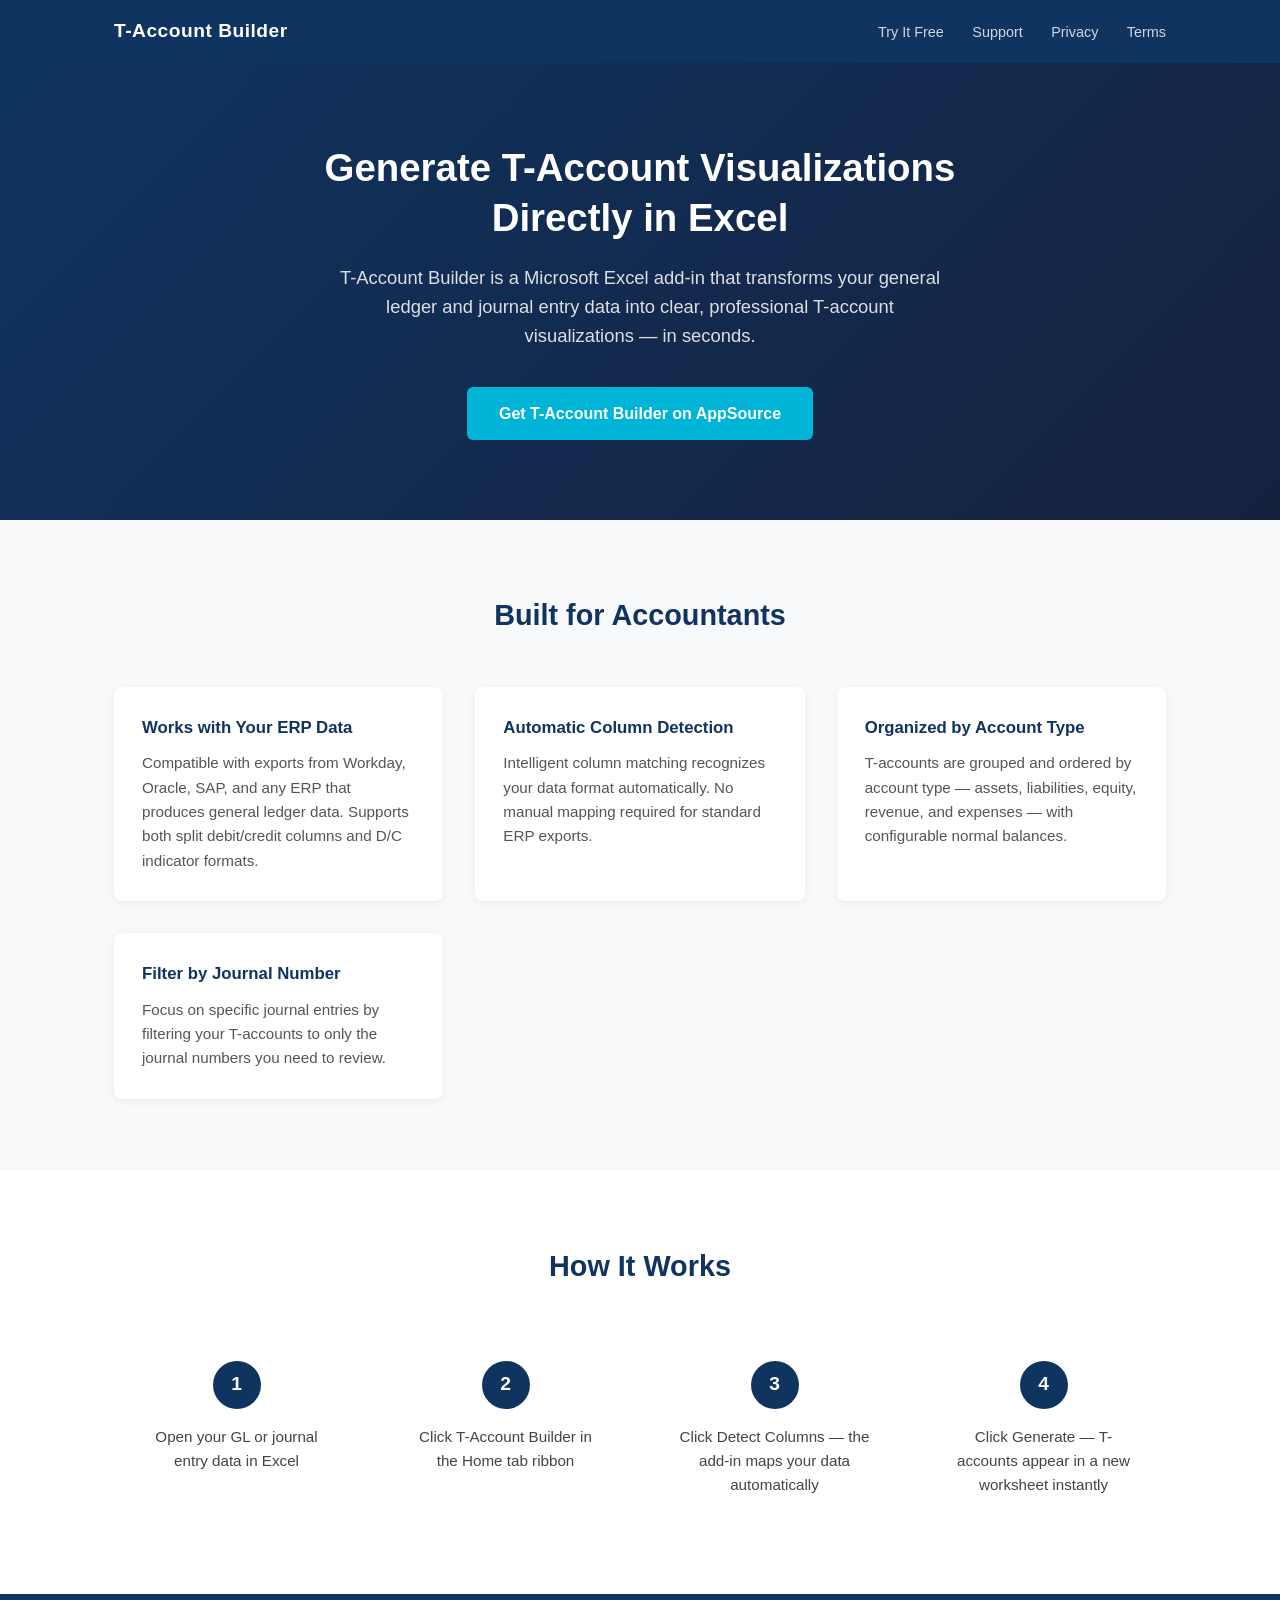
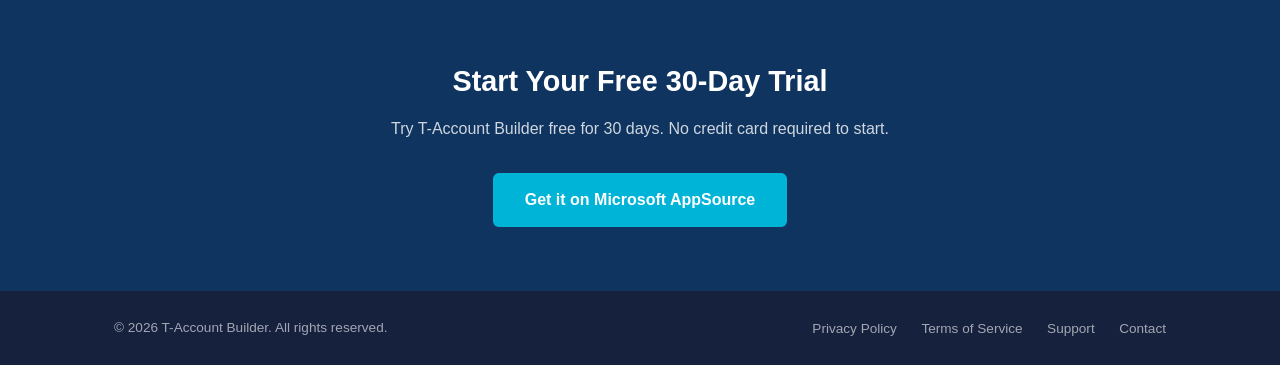
<file: index.html>
<!DOCTYPE html>
<html lang="en">
<head>
    <meta charset="UTF-8">
    <meta name="viewport" content="width=device-width, initial-scale=1.0">
    <title>T-Account Builder — Generate T-Account Visualizations from Your GL Data</title>
    <meta name="description" content="T-Account Builder is a Microsoft Excel add-in that transforms general ledger and journal entry data into clear T-account visualizations instantly.">
    <link rel="stylesheet" href="style.css">
</head>
<body>

    <nav>
        <div class="nav-container">
            <span class="logo">T-Account Builder</span>
            <div class="nav-links">
                <a href="app.html">Try It Free</a>
                <a href="support.html">Support</a>
                <a href="privacy.html">Privacy</a>
                <a href="terms.html">Terms</a>
            </div>
        </div>
    </nav>

    <section class="hero">
        <div class="container">
            <h1>Generate T-Account Visualizations Directly in Excel</h1>
            <p class="subtitle">T-Account Builder is a Microsoft Excel add-in that transforms your general ledger and journal entry data into clear, professional T-account visualizations — in seconds.</p>
            <a href="#" class="cta-button">Get T-Account Builder on AppSource</a>
        </div>
    </section>

    <section class="features">
        <div class="container">
            <h2>Built for Accountants</h2>
            <div class="feature-grid">
                <div class="feature">
                    <h3>Works with Your ERP Data</h3>
                    <p>Compatible with exports from Workday, Oracle, SAP, and any ERP that produces general ledger data. Supports both split debit/credit columns and D/C indicator formats.</p>
                </div>
                <div class="feature">
                    <h3>Automatic Column Detection</h3>
                    <p>Intelligent column matching recognizes your data format automatically. No manual mapping required for standard ERP exports.</p>
                </div>
                <div class="feature">
                    <h3>Organized by Account Type</h3>
                    <p>T-accounts are grouped and ordered by account type — assets, liabilities, equity, revenue, and expenses — with configurable normal balances.</p>
                </div>
                <div class="feature">
                    <h3>Filter by Journal Number</h3>
                    <p>Focus on specific journal entries by filtering your T-accounts to only the journal numbers you need to review.</p>
                </div>
            </div>
        </div>
    </section>

    <section class="how-it-works">
        <div class="container">
            <h2>How It Works</h2>
            <div class="steps">
                <div class="step">
                    <div class="step-number">1</div>
                    <p>Open your GL or journal entry data in Excel</p>
                </div>
                <div class="step">
                    <div class="step-number">2</div>
                    <p>Click T-Account Builder in the Home tab ribbon</p>
                </div>
                <div class="step">
                    <div class="step-number">3</div>
                    <p>Click Detect Columns — the add-in maps your data automatically</p>
                </div>
                <div class="step">
                    <div class="step-number">4</div>
                    <p>Click Generate — T-accounts appear in a new worksheet instantly</p>
                </div>
            </div>
        </div>
    </section>

    <section class="cta-section">
        <div class="container">
            <h2>Start Your Free 30-Day Trial</h2>
            <p>Try T-Account Builder free for 30 days. No credit card required to start.</p>
            <a href="#" class="cta-button">Get it on Microsoft AppSource</a>
        </div>
    </section>

    <footer>
        <div class="container">
            <p>&copy; 2026 T-Account Builder. All rights reserved.</p>
            <div class="footer-links">
                <a href="privacy.html">Privacy Policy</a>
                <a href="terms.html">Terms of Service</a>
                <a href="support.html">Support</a>
                <a href="mailto:tacctbuilder@gmail.com">Contact</a>
            </div>
        </div>
    </footer>

</body>
</html>
</file>
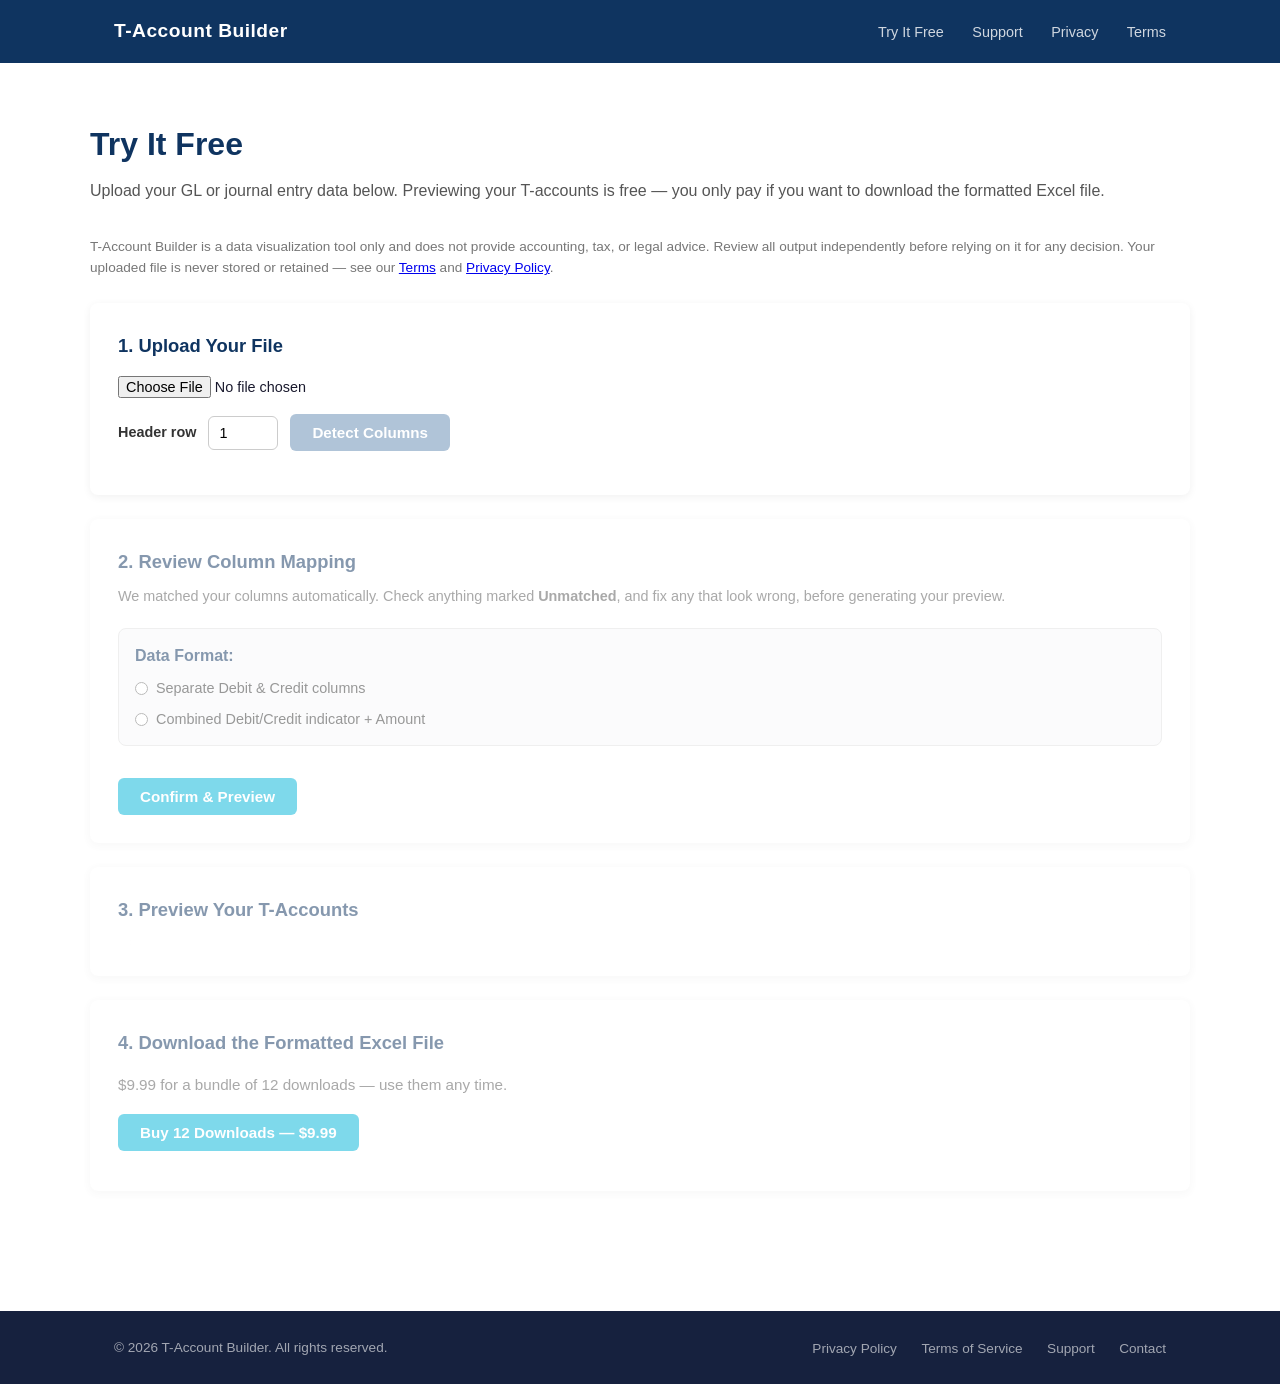
<file: app.html>
<!DOCTYPE html>
<html lang="en">
<head>
    <meta charset="UTF-8">
    <meta name="viewport" content="width=device-width, initial-scale=1.0">
    <title>Try It Free — T-Account Builder</title>
    <meta name="description" content="Upload your GL or journal entry data and see T-account visualizations instantly in your browser. Free preview, pay only to download the formatted Excel file.">
    <link rel="stylesheet" href="style.css">
    <link rel="stylesheet" href="app.css">
</head>
<body>

    <nav>
        <div class="nav-container">
            <span class="logo"><a href="index.html" style="color:white;text-decoration:none;">T-Account Builder</a></span>
            <div class="nav-links">
                <a href="app.html">Try It Free</a>
                <a href="support.html">Support</a>
                <a href="privacy.html">Privacy</a>
                <a href="terms.html">Terms</a>
            </div>
        </div>
    </nav>

    <div class="container app-section">
        <h1>Try It Free</h1>
        <p class="subtitle">Upload your GL or journal entry data below. Previewing your T-accounts is free — you only pay if you want to download the formatted Excel file.</p>
        <p style="font-size:0.85rem;color:#777;margin-top:-8px;margin-bottom:24px;">
            T-Account Builder is a data visualization tool only and does not provide accounting, tax, or legal advice. Review all output independently before relying on it for any decision. Your uploaded file is never stored or retained — see our <a href="terms.html">Terms</a> and <a href="privacy.html">Privacy Policy</a>.
        </p>

        <div class="step-card">
            <h2>1. Upload Your File</h2>
            <div class="field-row">
                <input type="file" id="file-input" accept=".csv,.xlsx,.xls">
            </div>
            <div class="field-row">
                <label for="header-row">Header row</label>
                <input type="number" id="header-row" value="1" min="1">
                <button class="btn" id="detect-columns-btn" disabled>Detect Columns</button>
            </div>
            <div class="status-message" id="upload-status"></div>
        </div>

        <div class="step-card is-disabled" id="mapping-card">
            <h2>2. Review Column Mapping</h2>
            <p class="mapping-hint">We matched your columns automatically. Check anything marked <strong>Unmatched</strong>, and fix any that look wrong, before generating your preview.</p>

            <div class="format-toggle">
                <label class="toggle-label">Data Format:</label>
                <div class="toggle-options">
                    <label class="toggle-option">
                        <input type="radio" name="format-type" value="separate" id="format-separate" />
                        <span>Separate Debit &amp; Credit columns</span>
                    </label>
                    <label class="toggle-option">
                        <input type="radio" name="format-type" value="combined" id="format-combined" />
                        <span>Combined Debit/Credit indicator + Amount</span>
                    </label>
                </div>
            </div>

            <div id="mapping-fields" class="mapping-fields-grid"></div>

            <div class="status-message" id="mapping-status"></div>
            <button class="btn" id="confirm-mapping-btn">Confirm &amp; Preview</button>
        </div>

        <div class="step-card is-disabled" id="preview-card">
            <h2>3. Preview Your T-Accounts</h2>
            <div class="status-message" id="preview-status"></div>
            <div class="t-account-preview" id="t-account-preview"></div>
        </div>

        <div class="step-card is-disabled" id="download-card">
            <h2>4. Download the Formatted Excel File</h2>
            <p style="margin-bottom:16px;color:#555;font-size:0.95rem;">
                $9.99 for a bundle of 12 downloads — use them any time.
            </p>
            <button class="btn" id="buy-btn">Buy 12 Downloads — $9.99</button>
            <button class="btn" id="download-btn" style="display:none;">Download Excel</button>
            <span class="credits-badge" id="credits-badge" style="display:none;"></span>
            <div class="status-message" id="download-status"></div>
        </div>
    </div>

    <footer>
        <div class="container">
            <p>&copy; 2026 T-Account Builder. All rights reserved.</p>
            <div class="footer-links">
                <a href="privacy.html">Privacy Policy</a>
                <a href="terms.html">Terms of Service</a>
                <a href="support.html">Support</a>
                <a href="mailto:tacctbuilder@gmail.com">Contact</a>
            </div>
        </div>
    </footer>

    <script src="vendor/xlsx.full.min.js"></script>
    <script src="app.js"></script>
</body>
</html>
</file>
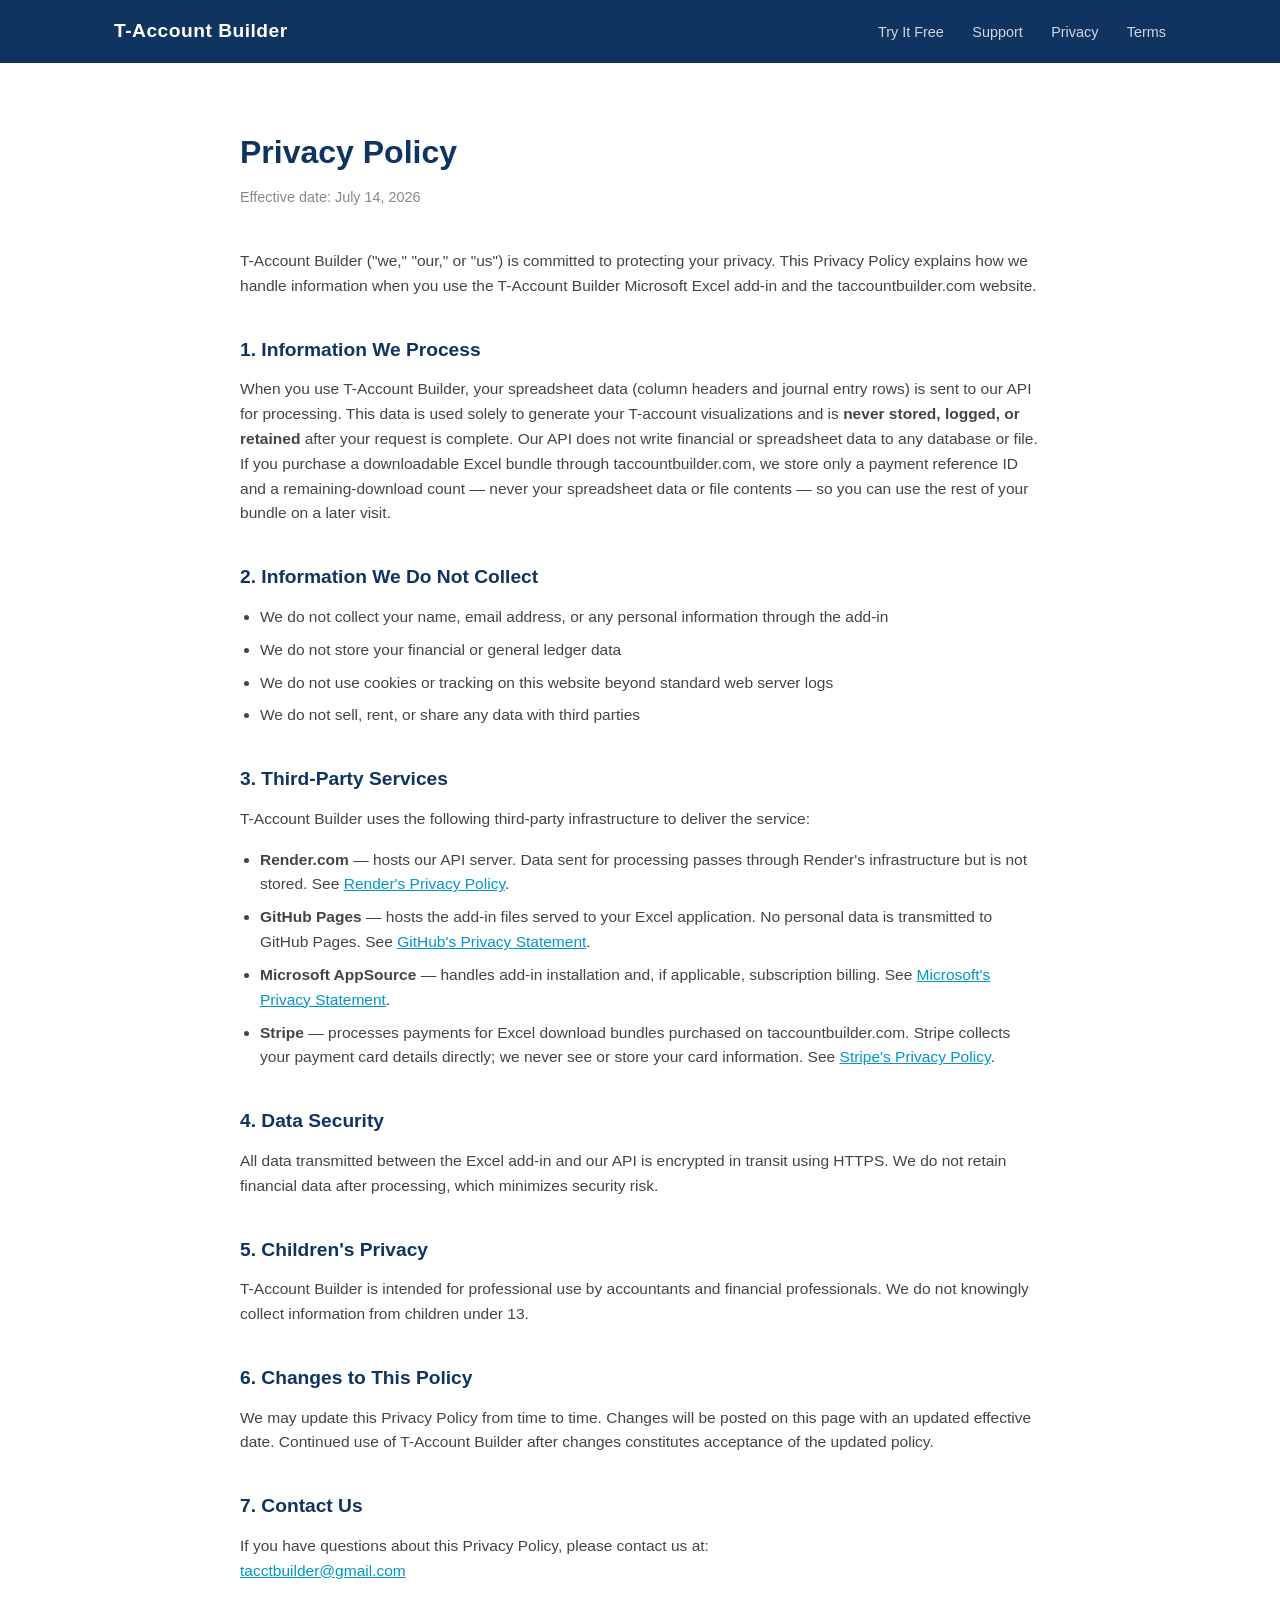
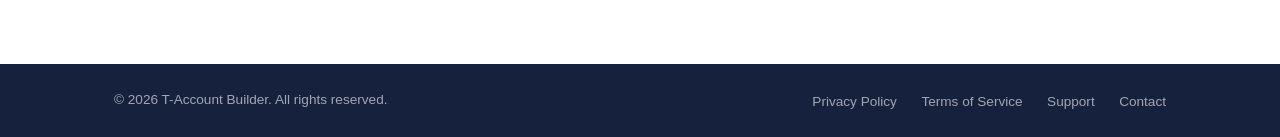
<file: privacy.html>
<!DOCTYPE html>
<html lang="en">
<head>
    <meta charset="UTF-8">
    <meta name="viewport" content="width=device-width, initial-scale=1.0">
    <title>Privacy Policy — T-Account Builder</title>
    <link rel="stylesheet" href="style.css">
</head>
<body>

    <nav>
        <div class="nav-container">
            <span class="logo"><a href="index.html" style="color:white;text-decoration:none;">T-Account Builder</a></span>
            <div class="nav-links">
                <a href="app.html">Try It Free</a>
                <a href="support.html">Support</a>
                <a href="privacy.html">Privacy</a>
                <a href="terms.html">Terms</a>
            </div>
        </div>
    </nav>

    <div class="container">
        <div class="page-content">
            <h1>Privacy Policy</h1>
            <p class="updated">Effective date: July 14, 2026</p>

            <p>T-Account Builder ("we," "our," or "us") is committed to protecting your privacy. This Privacy Policy explains how we handle information when you use the T-Account Builder Microsoft Excel add-in and the taccountbuilder.com website.</p>

            <h2>1. Information We Process</h2>
            <p>When you use T-Account Builder, your spreadsheet data (column headers and journal entry rows) is sent to our API for processing. This data is used solely to generate your T-account visualizations and is <strong>never stored, logged, or retained</strong> after your request is complete. Our API does not write financial or spreadsheet data to any database or file. If you purchase a downloadable Excel bundle through taccountbuilder.com, we store only a payment reference ID and a remaining-download count — never your spreadsheet data or file contents — so you can use the rest of your bundle on a later visit.</p>

            <h2>2. Information We Do Not Collect</h2>
            <ul>
                <li>We do not collect your name, email address, or any personal information through the add-in</li>
                <li>We do not store your financial or general ledger data</li>
                <li>We do not use cookies or tracking on this website beyond standard web server logs</li>
                <li>We do not sell, rent, or share any data with third parties</li>
            </ul>

            <h2>3. Third-Party Services</h2>
            <p>T-Account Builder uses the following third-party infrastructure to deliver the service:</p>
            <ul>
                <li><strong>Render.com</strong> — hosts our API server. Data sent for processing passes through Render's infrastructure but is not stored. See <a href="https://render.com/privacy" target="_blank">Render's Privacy Policy</a>.</li>
                <li><strong>GitHub Pages</strong> — hosts the add-in files served to your Excel application. No personal data is transmitted to GitHub Pages. See <a href="https://docs.github.com/en/site-policy/privacy-policies/github-general-privacy-statement" target="_blank">GitHub's Privacy Statement</a>.</li>
                <li><strong>Microsoft AppSource</strong> — handles add-in installation and, if applicable, subscription billing. See <a href="https://privacy.microsoft.com" target="_blank">Microsoft's Privacy Statement</a>.</li>
                <li><strong>Stripe</strong> — processes payments for Excel download bundles purchased on taccountbuilder.com. Stripe collects your payment card details directly; we never see or store your card information. See <a href="https://stripe.com/privacy" target="_blank">Stripe's Privacy Policy</a>.</li>
            </ul>

            <h2>4. Data Security</h2>
            <p>All data transmitted between the Excel add-in and our API is encrypted in transit using HTTPS. We do not retain financial data after processing, which minimizes security risk.</p>

            <h2>5. Children's Privacy</h2>
            <p>T-Account Builder is intended for professional use by accountants and financial professionals. We do not knowingly collect information from children under 13.</p>

            <h2>6. Changes to This Policy</h2>
            <p>We may update this Privacy Policy from time to time. Changes will be posted on this page with an updated effective date. Continued use of T-Account Builder after changes constitutes acceptance of the updated policy.</p>

            <h2>7. Contact Us</h2>
            <p>If you have questions about this Privacy Policy, please contact us at:<br>
            <a href="mailto:tacctbuilder@gmail.com">tacctbuilder@gmail.com</a></p>
        </div>
    </div>

    <footer>
        <div class="container">
            <p>&copy; 2026 T-Account Builder. All rights reserved.</p>
            <div class="footer-links">
                <a href="privacy.html">Privacy Policy</a>
                <a href="terms.html">Terms of Service</a>
                <a href="support.html">Support</a>
                <a href="mailto:tacctbuilder@gmail.com">Contact</a>
            </div>
        </div>
    </footer>

</body>
</html>
</file>
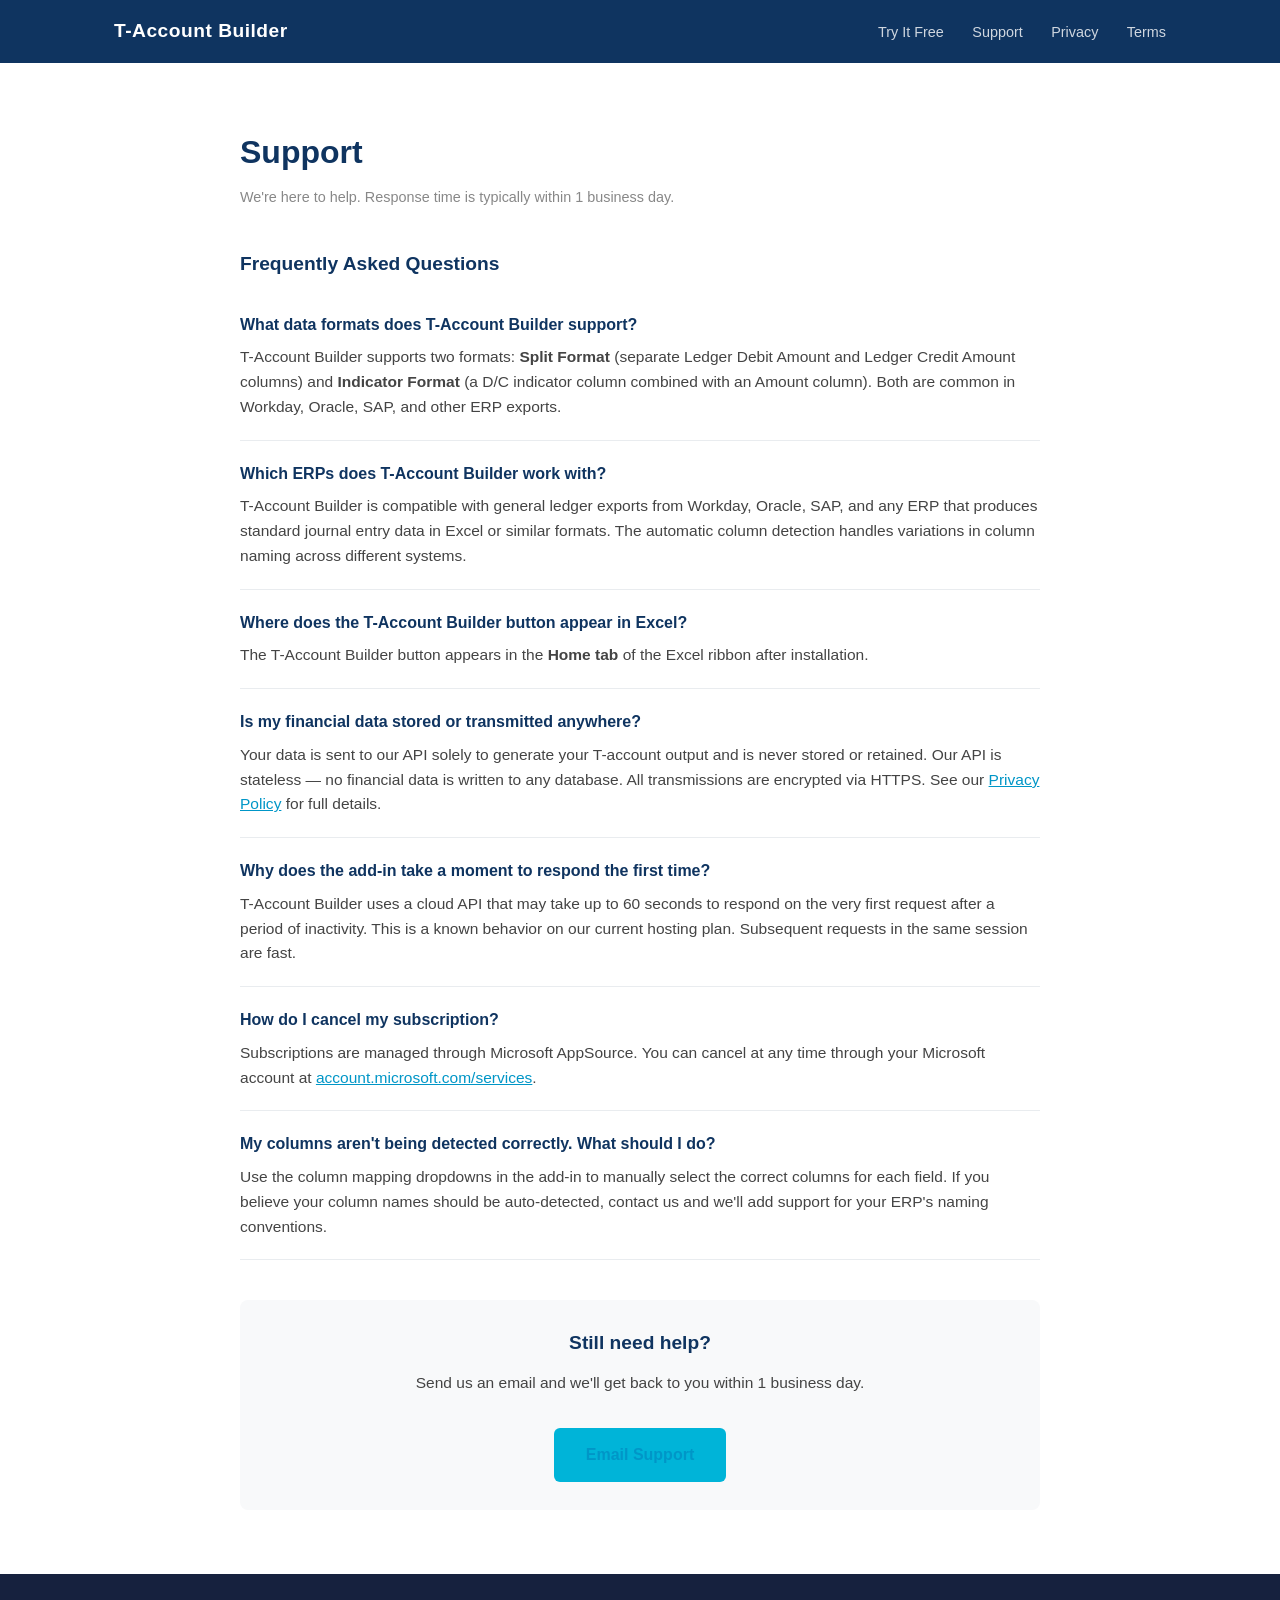
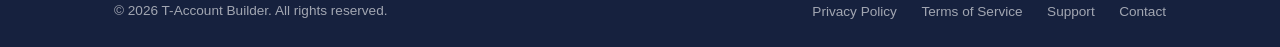
<file: support.html>
<!DOCTYPE html>
<html lang="en">
<head>
    <meta charset="UTF-8">
    <meta name="viewport" content="width=device-width, initial-scale=1.0">
    <title>Support — T-Account Builder</title>
    <link rel="stylesheet" href="style.css">
</head>
<body>

    <nav>
        <div class="nav-container">
            <span class="logo"><a href="index.html" style="color:white;text-decoration:none;">T-Account Builder</a></span>
            <div class="nav-links">
                <a href="app.html">Try It Free</a>
                <a href="support.html">Support</a>
                <a href="privacy.html">Privacy</a>
                <a href="terms.html">Terms</a>
            </div>
        </div>
    </nav>

    <div class="container">
        <div class="page-content">
            <h1>Support</h1>
            <p class="updated">We're here to help. Response time is typically within 1 business day.</p>

            <h2>Frequently Asked Questions</h2>

            <div class="faq-item">
                <h3>What data formats does T-Account Builder support?</h3>
                <p>T-Account Builder supports two formats: <strong>Split Format</strong> (separate Ledger Debit Amount and Ledger Credit Amount columns) and <strong>Indicator Format</strong> (a D/C indicator column combined with an Amount column). Both are common in Workday, Oracle, SAP, and other ERP exports.</p>
            </div>

            <div class="faq-item">
                <h3>Which ERPs does T-Account Builder work with?</h3>
                <p>T-Account Builder is compatible with general ledger exports from Workday, Oracle, SAP, and any ERP that produces standard journal entry data in Excel or similar formats. The automatic column detection handles variations in column naming across different systems.</p>
            </div>

            <div class="faq-item">
                <h3>Where does the T-Account Builder button appear in Excel?</h3>
                <p>The T-Account Builder button appears in the <strong>Home tab</strong> of the Excel ribbon after installation.</p>
            </div>

            <div class="faq-item">
                <h3>Is my financial data stored or transmitted anywhere?</h3>
                <p>Your data is sent to our API solely to generate your T-account output and is never stored or retained. Our API is stateless — no financial data is written to any database. All transmissions are encrypted via HTTPS. See our <a href="privacy.html">Privacy Policy</a> for full details.</p>
            </div>

            <div class="faq-item">
                <h3>Why does the add-in take a moment to respond the first time?</h3>
                <p>T-Account Builder uses a cloud API that may take up to 60 seconds to respond on the very first request after a period of inactivity. This is a known behavior on our current hosting plan. Subsequent requests in the same session are fast.</p>
            </div>

            <div class="faq-item">
                <h3>How do I cancel my subscription?</h3>
                <p>Subscriptions are managed through Microsoft AppSource. You can cancel at any time through your Microsoft account at <a href="https://account.microsoft.com/services" target="_blank">account.microsoft.com/services</a>.</p>
            </div>

            <div class="faq-item">
                <h3>My columns aren't being detected correctly. What should I do?</h3>
                <p>Use the column mapping dropdowns in the add-in to manually select the correct columns for each field. If you believe your column names should be auto-detected, contact us and we'll add support for your ERP's naming conventions.</p>
            </div>

            <div class="contact-box">
                <h2>Still need help?</h2>
                <p>Send us an email and we'll get back to you within 1 business day.</p>
                <a href="mailto:tacctbuilder@gmail.com" class="cta-button">Email Support</a>
            </div>

        </div>
    </div>

    <footer>
        <div class="container">
            <p>&copy; 2026 T-Account Builder. All rights reserved.</p>
            <div class="footer-links">
                <a href="privacy.html">Privacy Policy</a>
                <a href="terms.html">Terms of Service</a>
                <a href="support.html">Support</a>
                <a href="mailto:tacctbuilder@gmail.com">Contact</a>
            </div>
        </div>
    </footer>

</body>
</html>
</file>
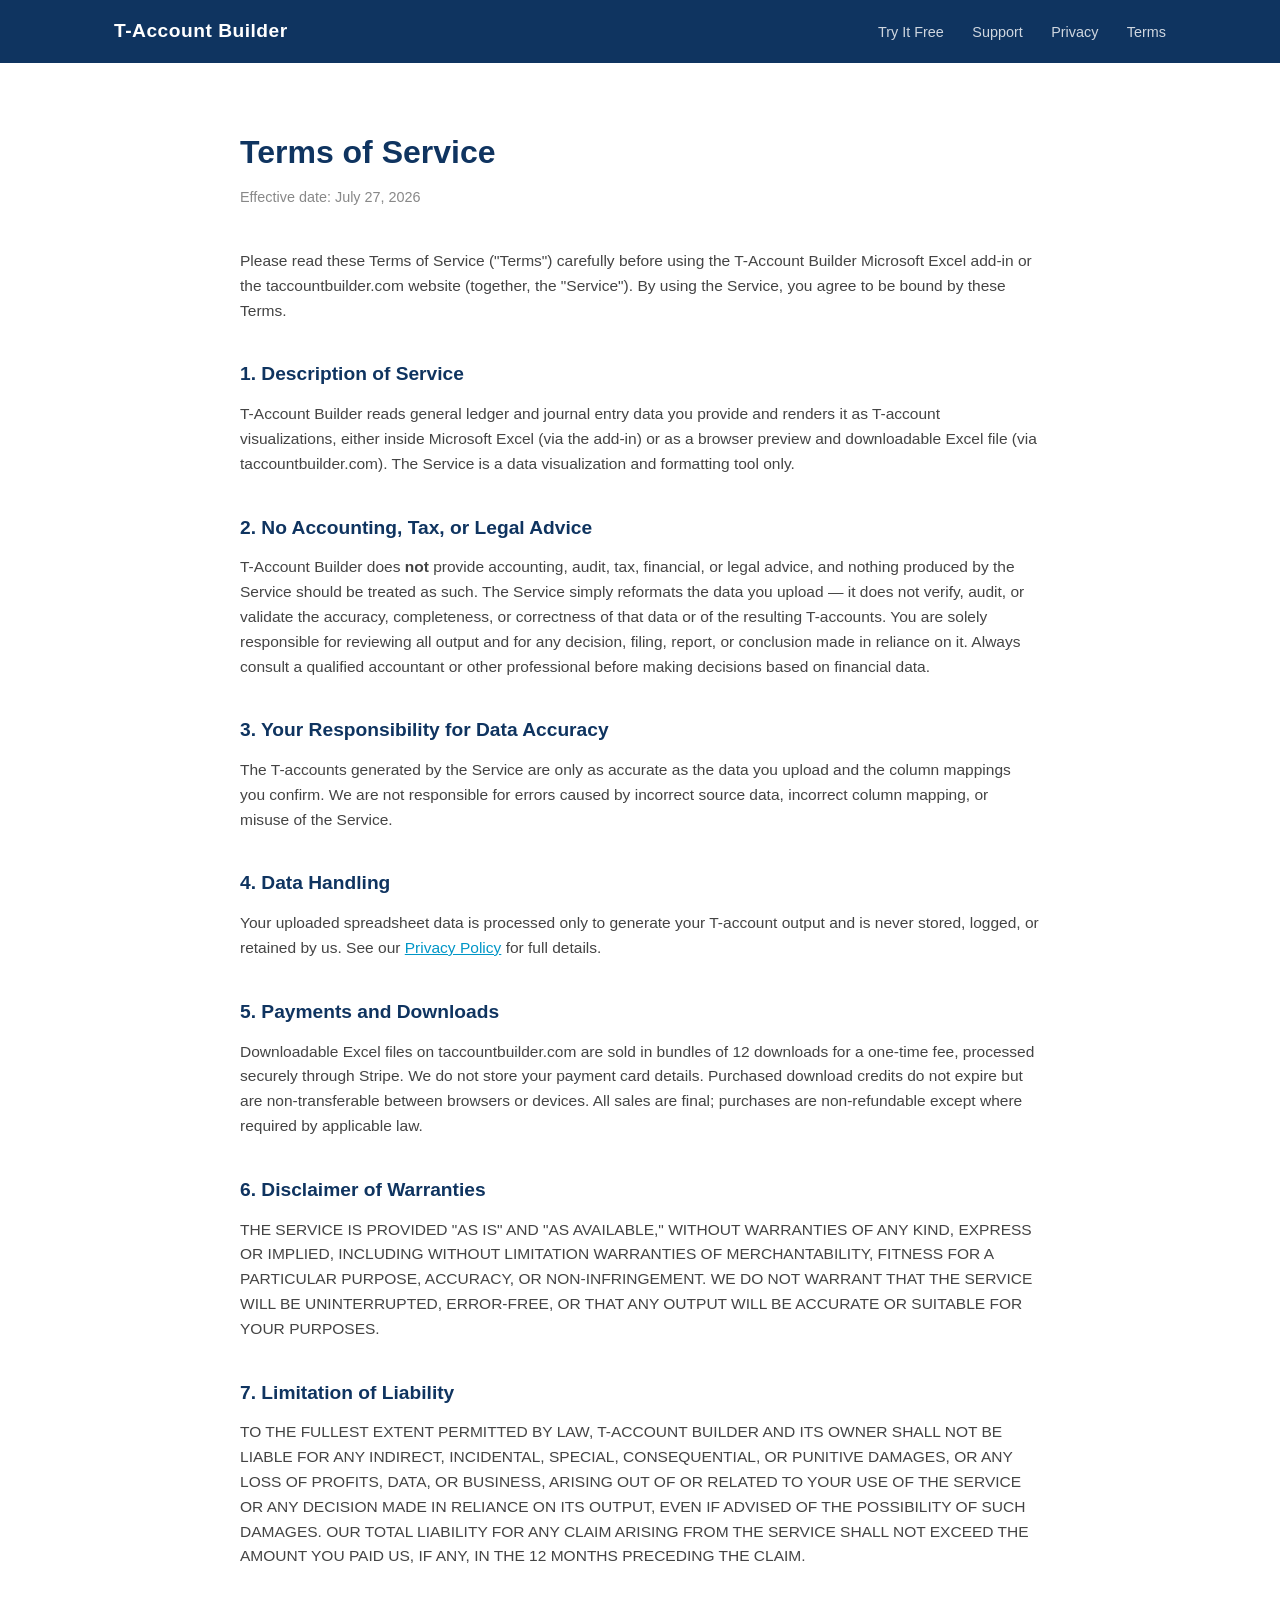
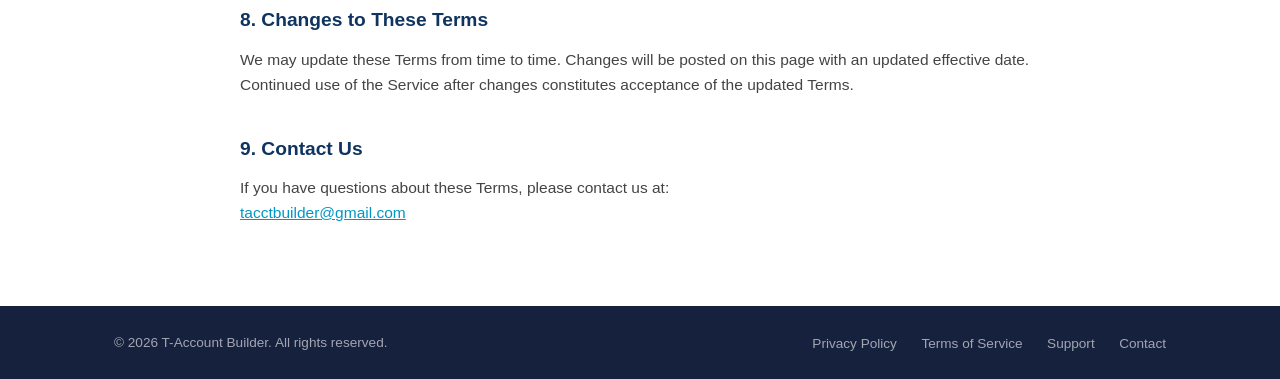
<file: terms.html>
<!DOCTYPE html>
<html lang="en">
<head>
    <meta charset="UTF-8">
    <meta name="viewport" content="width=device-width, initial-scale=1.0">
    <title>Terms of Service — T-Account Builder</title>
    <link rel="stylesheet" href="style.css">
</head>
<body>

    <nav>
        <div class="nav-container">
            <span class="logo"><a href="index.html" style="color:white;text-decoration:none;">T-Account Builder</a></span>
            <div class="nav-links">
                <a href="app.html">Try It Free</a>
                <a href="support.html">Support</a>
                <a href="privacy.html">Privacy</a>
                <a href="terms.html">Terms</a>
            </div>
        </div>
    </nav>

    <div class="container">
        <div class="page-content">
            <h1>Terms of Service</h1>
            <p class="updated">Effective date: July 27, 2026</p>

            <p>Please read these Terms of Service ("Terms") carefully before using the T-Account Builder Microsoft Excel add-in or the taccountbuilder.com website (together, the "Service"). By using the Service, you agree to be bound by these Terms.</p>

            <h2>1. Description of Service</h2>
            <p>T-Account Builder reads general ledger and journal entry data you provide and renders it as T-account visualizations, either inside Microsoft Excel (via the add-in) or as a browser preview and downloadable Excel file (via taccountbuilder.com). The Service is a data visualization and formatting tool only.</p>

            <h2>2. No Accounting, Tax, or Legal Advice</h2>
            <p>T-Account Builder does <strong>not</strong> provide accounting, audit, tax, financial, or legal advice, and nothing produced by the Service should be treated as such. The Service simply reformats the data you upload — it does not verify, audit, or validate the accuracy, completeness, or correctness of that data or of the resulting T-accounts. You are solely responsible for reviewing all output and for any decision, filing, report, or conclusion made in reliance on it. Always consult a qualified accountant or other professional before making decisions based on financial data.</p>

            <h2>3. Your Responsibility for Data Accuracy</h2>
            <p>The T-accounts generated by the Service are only as accurate as the data you upload and the column mappings you confirm. We are not responsible for errors caused by incorrect source data, incorrect column mapping, or misuse of the Service.</p>

            <h2>4. Data Handling</h2>
            <p>Your uploaded spreadsheet data is processed only to generate your T-account output and is never stored, logged, or retained by us. See our <a href="privacy.html">Privacy Policy</a> for full details.</p>

            <h2>5. Payments and Downloads</h2>
            <p>Downloadable Excel files on taccountbuilder.com are sold in bundles of 12 downloads for a one-time fee, processed securely through Stripe. We do not store your payment card details. Purchased download credits do not expire but are non-transferable between browsers or devices. All sales are final; purchases are non-refundable except where required by applicable law.</p>

            <h2>6. Disclaimer of Warranties</h2>
            <p>THE SERVICE IS PROVIDED "AS IS" AND "AS AVAILABLE," WITHOUT WARRANTIES OF ANY KIND, EXPRESS OR IMPLIED, INCLUDING WITHOUT LIMITATION WARRANTIES OF MERCHANTABILITY, FITNESS FOR A PARTICULAR PURPOSE, ACCURACY, OR NON-INFRINGEMENT. WE DO NOT WARRANT THAT THE SERVICE WILL BE UNINTERRUPTED, ERROR-FREE, OR THAT ANY OUTPUT WILL BE ACCURATE OR SUITABLE FOR YOUR PURPOSES.</p>

            <h2>7. Limitation of Liability</h2>
            <p>TO THE FULLEST EXTENT PERMITTED BY LAW, T-ACCOUNT BUILDER AND ITS OWNER SHALL NOT BE LIABLE FOR ANY INDIRECT, INCIDENTAL, SPECIAL, CONSEQUENTIAL, OR PUNITIVE DAMAGES, OR ANY LOSS OF PROFITS, DATA, OR BUSINESS, ARISING OUT OF OR RELATED TO YOUR USE OF THE SERVICE OR ANY DECISION MADE IN RELIANCE ON ITS OUTPUT, EVEN IF ADVISED OF THE POSSIBILITY OF SUCH DAMAGES. OUR TOTAL LIABILITY FOR ANY CLAIM ARISING FROM THE SERVICE SHALL NOT EXCEED THE AMOUNT YOU PAID US, IF ANY, IN THE 12 MONTHS PRECEDING THE CLAIM.</p>

            <h2>8. Changes to These Terms</h2>
            <p>We may update these Terms from time to time. Changes will be posted on this page with an updated effective date. Continued use of the Service after changes constitutes acceptance of the updated Terms.</p>

            <h2>9. Contact Us</h2>
            <p>If you have questions about these Terms, please contact us at:<br>
            <a href="mailto:tacctbuilder@gmail.com">tacctbuilder@gmail.com</a></p>
        </div>
    </div>

    <footer>
        <div class="container">
            <p>&copy; 2026 T-Account Builder. All rights reserved.</p>
            <div class="footer-links">
                <a href="privacy.html">Privacy Policy</a>
                <a href="terms.html">Terms of Service</a>
                <a href="support.html">Support</a>
                <a href="mailto:tacctbuilder@gmail.com">Contact</a>
            </div>
        </div>
    </footer>

</body>
</html>
</file>
<file: style.css>
* {
    margin: 0;
    padding: 0;
    box-sizing: border-box;
}

body {
    font-family: -apple-system, BlinkMacSystemFont, 'Segoe UI', Roboto, sans-serif;
    color: #1a1a2e;
    line-height: 1.6;
}

.container {
    max-width: 1100px;
    margin: 0 auto;
    padding: 0 24px;
}

/* Nav */
nav {
    background: #0f3460;
    padding: 16px 0;
}

.nav-container {
    max-width: 1100px;
    margin: 0 auto;
    padding: 0 24px;
    display: flex;
    justify-content: space-between;
    align-items: center;
}

.logo {
    color: white;
    font-size: 1.2rem;
    font-weight: 700;
    letter-spacing: 0.5px;
}

.nav-links a {
    color: rgba(255,255,255,0.8);
    text-decoration: none;
    margin-left: 24px;
    font-size: 0.9rem;
}

.nav-links a:hover {
    color: white;
}

/* Hero */
.hero {
    background: linear-gradient(135deg, #0f3460 0%, #16213e 100%);
    color: white;
    padding: 80px 0;
    text-align: center;
}

.hero h1 {
    font-size: 2.4rem;
    font-weight: 700;
    margin-bottom: 20px;
    line-height: 1.3;
    max-width: 700px;
    margin-left: auto;
    margin-right: auto;
}

.hero .subtitle {
    font-size: 1.15rem;
    color: rgba(255,255,255,0.85);
    max-width: 620px;
    margin: 0 auto 36px;
}

.cta-button {
    display: inline-block;
    background: #00b4d8;
    color: white;
    padding: 14px 32px;
    border-radius: 6px;
    text-decoration: none;
    font-weight: 600;
    font-size: 1rem;
    transition: background 0.2s;
}

.cta-button:hover {
    background: #0096c7;
}

/* Features */
.features {
    padding: 72px 0;
    background: #f8f9fa;
}

.features h2 {
    text-align: center;
    font-size: 1.8rem;
    margin-bottom: 48px;
    color: #0f3460;
}

.feature-grid {
    display: grid;
    grid-template-columns: repeat(auto-fit, minmax(240px, 1fr));
    gap: 32px;
}

.feature {
    background: white;
    padding: 28px;
    border-radius: 8px;
    box-shadow: 0 2px 8px rgba(0,0,0,0.06);
}

.feature h3 {
    font-size: 1.05rem;
    color: #0f3460;
    margin-bottom: 10px;
}

.feature p {
    font-size: 0.95rem;
    color: #555;
}

/* How it works */
.how-it-works {
    padding: 72px 0;
}

.how-it-works h2 {
    text-align: center;
    font-size: 1.8rem;
    margin-bottom: 48px;
    color: #0f3460;
}

.steps {
    display: grid;
    grid-template-columns: repeat(auto-fit, minmax(200px, 1fr));
    gap: 24px;
    text-align: center;
}

.step {
    padding: 24px;
}

.step-number {
    width: 48px;
    height: 48px;
    background: #0f3460;
    color: white;
    border-radius: 50%;
    display: flex;
    align-items: center;
    justify-content: center;
    font-size: 1.2rem;
    font-weight: 700;
    margin: 0 auto 16px;
}

.step p {
    color: #444;
    font-size: 0.95rem;
}

/* CTA section */
.cta-section {
    background: #0f3460;
    color: white;
    padding: 64px 0;
    text-align: center;
}

.cta-section h2 {
    font-size: 1.8rem;
    margin-bottom: 12px;
}

.cta-section p {
    color: rgba(255,255,255,0.8);
    margin-bottom: 32px;
    font-size: 1rem;
}

/* Inner pages */
.page-content {
    padding: 64px 0;
    max-width: 800px;
    margin: 0 auto;
}

.page-content h1 {
    font-size: 2rem;
    color: #0f3460;
    margin-bottom: 8px;
}

.page-content .updated {
    color: #888;
    font-size: 0.9rem;
    margin-bottom: 40px;
}

.page-content h2 {
    font-size: 1.2rem;
    color: #0f3460;
    margin: 36px 0 12px;
}

.page-content p {
    color: #444;
    margin-bottom: 16px;
    font-size: 0.97rem;
}

.page-content ul {
    color: #444;
    padding-left: 20px;
    margin-bottom: 16px;
    font-size: 0.97rem;
}

.page-content ul li {
    margin-bottom: 8px;
}

.page-content a {
    color: #0096c7;
}

/* Support FAQ */
.faq-item {
    border-bottom: 1px solid #e9ecef;
    padding: 20px 0;
}

.faq-item h3 {
    font-size: 1rem;
    color: #0f3460;
    margin-bottom: 8px;
}

.faq-item p {
    margin-bottom: 0;
}

.contact-box {
    background: #f8f9fa;
    border-radius: 8px;
    padding: 28px;
    margin-top: 40px;
    text-align: center;
}

.contact-box h2 {
    margin-top: 0;
}

.contact-box a.cta-button {
    margin-top: 16px;
}

/* Footer */
footer {
    background: #16213e;
    color: rgba(255,255,255,0.6);
    padding: 24px 0;
}

footer .container {
    display: flex;
    justify-content: space-between;
    align-items: center;
    flex-wrap: wrap;
    gap: 12px;
}

footer p {
    font-size: 0.85rem;
}

.footer-links a {
    color: rgba(255,255,255,0.6);
    text-decoration: none;
    margin-left: 20px;
    font-size: 0.85rem;
}

.footer-links a:hover {
    color: white;
}

@media (max-width: 600px) {
    .hero h1 {
        font-size: 1.8rem;
    }

    footer .container {
        flex-direction: column;
        text-align: center;
    }

    .footer-links a:first-child {
        margin-left: 0;
    }
}
</file>
<file: app.css>
/* App page — extends style.css conventions (navy/cyan, card shadows, rounded corners) */

.app-section {
    padding: 56px 0 96px;
}

.app-section h1 {
    font-size: 2rem;
    color: #0f3460;
    margin-bottom: 8px;
}

.app-section .subtitle {
    color: #555;
    margin-bottom: 40px;
    font-size: 1rem;
}

.step-card {
    background: white;
    border-radius: 8px;
    box-shadow: 0 2px 8px rgba(0,0,0,0.06);
    padding: 28px;
    margin-bottom: 24px;
}

.step-card h2 {
    font-size: 1.15rem;
    color: #0f3460;
    margin-bottom: 16px;
}

.step-card.is-disabled {
    opacity: 0.5;
    pointer-events: none;
}

.field-row {
    display: flex;
    align-items: center;
    gap: 12px;
    margin-bottom: 16px;
    flex-wrap: wrap;
}

.field-row label {
    font-size: 0.9rem;
    color: #333;
    font-weight: 600;
}

.field-row input[type="number"] {
    width: 70px;
    padding: 8px 10px;
    border: 1px solid #ccc;
    border-radius: 6px;
    font-size: 0.9rem;
}

input[type="file"] {
    font-size: 0.9rem;
}

.btn {
    display: inline-block;
    background: #00b4d8;
    color: white;
    padding: 10px 22px;
    border: none;
    border-radius: 6px;
    font-weight: 600;
    font-size: 0.95rem;
    cursor: pointer;
    transition: background 0.2s;
}

.btn:hover {
    background: #0096c7;
}

.btn:disabled {
    background: #b0c4d8;
    cursor: not-allowed;
}

.btn-secondary {
    background: #0f3460;
}

.btn-secondary:hover {
    background: #16213e;
}

.status-message {
    font-size: 0.9rem;
    margin-top: 12px;
}

.status-message.error {
    color: #c0392b;
}

.status-message.info {
    color: #555;
}

.status-message.warning {
    color: #8a6d00;
    background: #fff8e1;
    border: 1px solid #f0d975;
    border-radius: 6px;
    padding: 10px 12px;
}

.credits-badge {
    display: inline-block;
    background: #f8f9fa;
    border: 1px solid #e0e0e0;
    border-radius: 20px;
    padding: 6px 16px;
    font-size: 0.85rem;
    color: #0f3460;
    font-weight: 600;
    margin-left: 12px;
}

/* T-account preview */
.t-account-preview {
    display: flex;
    flex-wrap: nowrap;
    align-items: flex-start;
    gap: 24px;
    margin-top: 8px;
    overflow-x: auto;
    padding-bottom: 8px;
    background-color: #ffffff;
    background-repeat: no-repeat;
    background-size: 40px 100%, 40px 100%, 14px 100%, 14px 100%;
    background-attachment: local, local, scroll, scroll;
    background-image:
        linear-gradient(to right, #ffffff 30%, rgba(255, 255, 255, 0)),
        linear-gradient(to left, #ffffff 30%, rgba(255, 255, 255, 0)),
        linear-gradient(to right, rgba(15, 52, 96, 0.18), rgba(15, 52, 96, 0)),
        linear-gradient(to left, rgba(15, 52, 96, 0.18), rgba(15, 52, 96, 0));
    background-position: left center, right center, left center, right center;
}

.t-type-group {
    display: flex;
    flex-direction: column;
    flex-shrink: 0;
    gap: 16px;
}

.t-type-header {
    text-align: center;
}

.t-type-header .type-name {
    font-weight: 700;
    font-size: 1.1rem;
    color: #0f3460;
}

.t-type-header .type-balance {
    font-size: 0.95rem;
    color: #0078d4;
    border-bottom: 1px solid #ccc;
    padding-bottom: 6px;
    display: block;
}

.t-box {
    background: white;
    border-radius: 8px;
    box-shadow: 0 2px 8px rgba(0,0,0,0.06);
    padding: 16px;
    min-width: 260px;
}

.t-box .account-name {
    font-weight: 700;
    font-size: 0.95rem;
    text-align: center;
    border-bottom: 2px solid #0f3460;
    padding-bottom: 8px;
    margin-bottom: 4px;
}

.t-box table {
    width: 100%;
    border-collapse: collapse;
    font-size: 0.85rem;
}

.t-box th {
    text-align: right;
    font-weight: 700;
    font-size: 0.8rem;
    border-bottom: 1px solid #ccc;
    padding: 4px 6px;
}

.t-box th:first-child,
.t-box td:first-child {
    text-align: left;
}

.t-box td {
    padding: 4px 6px;
    text-align: right;
}

.t-box td:nth-child(2),
.t-box th:nth-child(2) {
    border-right: 2px solid #0f3460;
}

.t-box .balance-row td {
    border-top: 1px solid #0f3460;
    font-weight: 700;
}

/* Column mapping review */
.mapping-hint {
    color: #555;
    font-size: 0.9rem;
    margin: -8px 0 20px;
}

.format-toggle {
    margin-bottom: 20px;
    padding: 14px 16px;
    background: #f8f9fa;
    border: 1px solid #e0e0e0;
    border-radius: 8px;
}

.toggle-label {
    display: block;
    font-weight: 600;
    margin-bottom: 8px;
    color: #0f3460;
}

.toggle-options {
    display: flex;
    flex-direction: column;
    gap: 8px;
}

.toggle-option {
    display: flex;
    align-items: center;
    gap: 8px;
    font-size: 0.9rem;
    font-weight: 400;
    color: #333;
    cursor: pointer;
}

.toggle-option input[type="radio"] {
    margin: 0;
}

.mapping-fields-grid {
    display: grid;
    grid-template-columns: repeat(auto-fill, minmax(240px, 1fr));
    gap: 6px 20px;
}

.mapping-field {
    margin-bottom: 12px;
}

.mapping-field label {
    display: block;
    margin-bottom: 4px;
    color: #333;
    font-weight: 600;
    font-size: 0.85rem;
}

.badge-required {
    font-size: 0.7rem;
    font-weight: 600;
    color: #c0392b;
    background: #fde7e9;
    border-radius: 3px;
    padding: 2px 6px;
    margin-left: 6px;
    vertical-align: middle;
}

.badge-optional {
    font-size: 0.7rem;
    font-weight: 400;
    color: #777;
    background: #f0f0f0;
    border-radius: 3px;
    padding: 2px 6px;
    margin-left: 6px;
    vertical-align: middle;
}

.mapping-field select {
    width: 100%;
    padding: 8px 10px;
    border: 1px solid #ccc;
    border-radius: 6px;
    font-size: 0.9rem;
    background: white;
    box-sizing: border-box;
}

.mapping-field select:focus {
    border-color: #00b4d8;
    outline: none;
}

.mapping-field.matched select {
    border-color: #27ae60;
}

.mapping-field.unmatched select {
    border-color: #c0392b;
}
</file>
